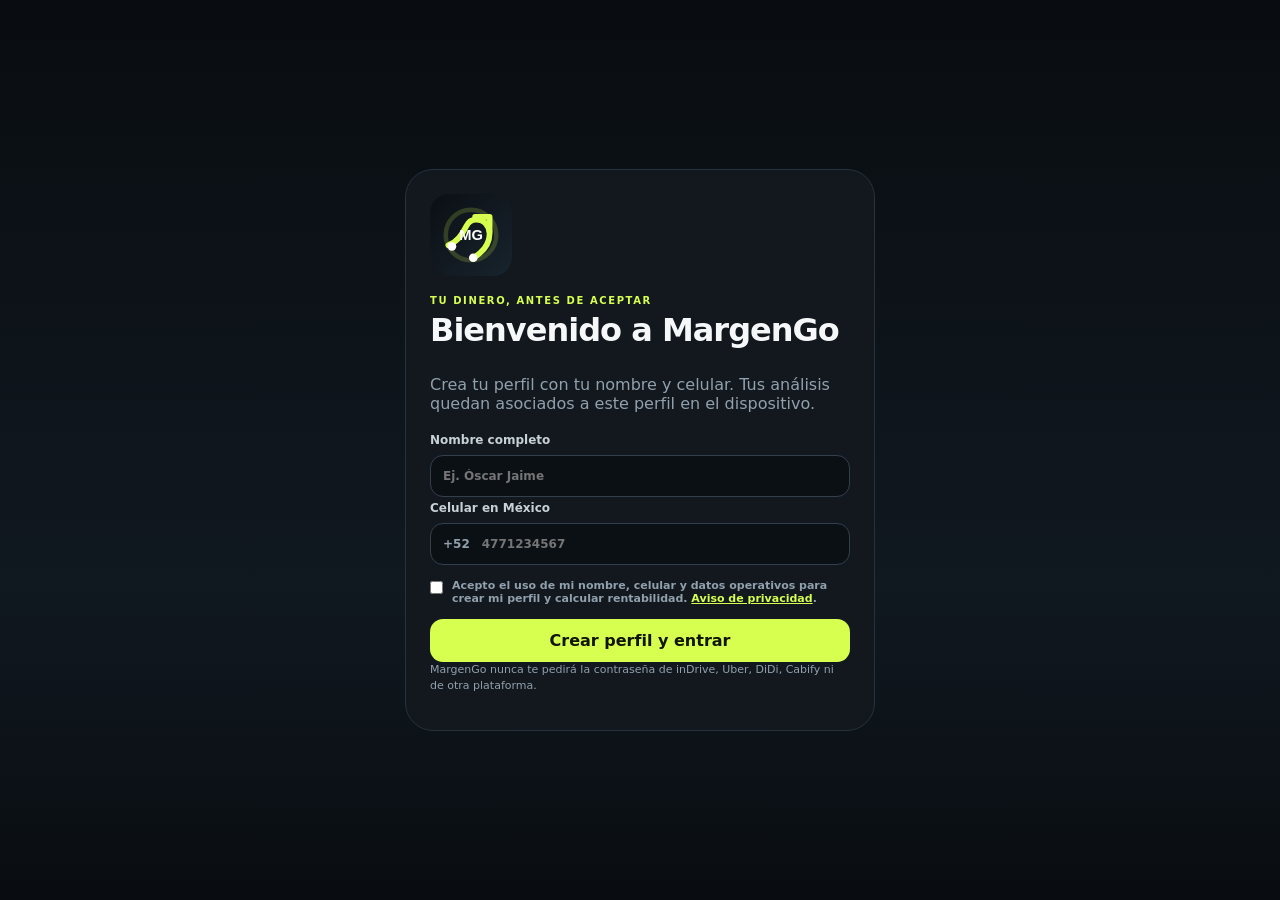
<file: margengo/index.html>
<!doctype html><html lang="es-MX"><head><meta charset="utf-8"><meta name="viewport" content="width=device-width,initial-scale=1,viewport-fit=cover"><meta name="theme-color" content="#0b0f14"><meta name="apple-mobile-web-app-capable" content="yes"><meta name="apple-mobile-web-app-status-bar-style" content="black-translucent"><meta name="apple-mobile-web-app-title" content="MargenGo"><link rel="manifest" href="manifest.webmanifest"><link rel="icon" href="assets/icon.svg" type="image/svg+xml"><link rel="stylesheet" href="style.css"><title>MargenGo — Rentabilidad por viaje</title></head><body><div id="toast" class="success-toast hidden"></div><section id="loginScreen" class="screen"><div class="login-shell"><div class="login-card"><img class="login-logo" src="assets/icon.svg" alt="MargenGo"><div class="eyebrow">TU DINERO, ANTES DE ACEPTAR</div><h1>Bienvenido a MargenGo</h1><p class="muted">Crea tu perfil con tu nombre y celular. Tus análisis quedan asociados a este perfil en el dispositivo.</p><label>Nombre completo<input id="regName" autocomplete="name" placeholder="Ej. Óscar Jaime"></label><br><label>Celular en México<div class="money"><span>+52</span><input id="regPhone" inputmode="numeric" autocomplete="tel" maxlength="10" placeholder="4771234567"></div></label><label class="consent"><input id="regConsent" type="checkbox"><span>Acepto el uso de mi nombre, celular y datos operativos para crear mi perfil y calcular rentabilidad. <a href="privacidad.html" style="color:var(--accent)">Aviso de privacidad</a>.</span></label><button id="createProfile" class="primary full">Crear perfil y entrar</button><p class="install-note">MargenGo nunca te pedirá la contraseña de inDrive, Uber, DiDi, Cabify ni de otra plataforma.</p></div></div></section><section id="appScreen" class="screen"><div class="wrap"><header class="top"><div class="brand"><img src="assets/icon.svg" alt=""><div><small>COPILOTO DE RENTABILIDAD</small><b>MargenGo</b></div></div><button id="installBtn" class="ghost">Instalar</button></header><main><section id="tab-analyze" class="tab"><div class="card hero"><span class="pill">Decide con números, no con corazonadas</span><h1>¿Este viaje sí deja dinero?</h1><p class="kicker">Suma recogida, trayecto y kilómetros muertos. Resta comisión, gasolina y desgaste. Todo en <b>pesos mexicanos (MXN)</b>.</p></div><form id="tripForm" class="card"><div class="eyebrow">NUEVA OFERTA</div><div class="grid two"><label>Plataforma<select id="platform"><option>inDrive</option><option>Uber</option><option>DiDi</option><option>Cabify</option><option>Otra</option></select></label><label>Tarifa bruta<div class="money"><span>$</span><input id="fare" type="number" step="0.01" min="0" placeholder="100"></div></label><label>Km para recoger<input id="pickupKm" type="number" step="0.1" min="0" placeholder="1.3"></label><label>Km con pasajero<input id="tripKm" type="number" step="0.1" min="0" placeholder="12.3"></label><label>Km muertos después<input id="repositionKm" type="number" step="0.1" min="0" value="0"></label><label>Minutos totales<input id="minutes" type="number" step="1" min="1" placeholder="29"></label></div><div class="row" style="margin-top:14px"><button type="submit" class="primary">Analizar viaje</button><button id="loadExample" type="button" class="secondary">Ejemplo real</button></div></form><section id="result" class="card hidden"><div class="result-head"><div><div class="eyebrow">VEREDICTO</div><div id="verdict" class="verdict">—</div></div><div id="score" class="score">0</div></div><p id="reason" class="kicker"></p><div class="metric-grid"><div class="metric"><span>Km reales</span><strong id="mTrueKm">—</strong></div><div class="metric"><span>Neto app</span><strong id="mPayout">—</strong></div><div class="metric"><span>Costo vehículo</span><strong id="mVehicleCost">—</strong></div><div class="metric"><span>Utilidad estimada</span><strong id="mProfit">—</strong></div><div class="metric"><span>Bruto/km</span><strong id="mGrossKm">—</strong></div><div class="metric"><span>Utilidad/hora</span><strong id="mProfitHour">—</strong></div><div class="metric"><span>Km muertos</span><strong id="mDeadhead">—</strong></div><div class="metric"><span>Margen</span><strong id="mMargin">—</strong></div></div><div class="counter"><span class="mini">Contraoferta recomendada</span><strong id="recommendedFare">—</strong><span class="mini">Tarifa aproximada para cumplir tus mínimos configurados.</span></div><div class="row" style="margin-top:12px"><button id="saveTrip" class="primary">Guardar</button><button id="speakTrip" class="secondary">Leer</button></div></section></section><section id="tab-dashboard" class="tab hidden"><div class="card"><div class="eyebrow">PULSO</div><h2>Tu operación real</h2><div id="dashboard" class="metric-grid"></div><div id="coach" class="counter"></div></div></section><section id="tab-history" class="tab hidden"><div class="card"><div class="eyebrow">HISTORIAL</div><div class="row" style="align-items:center"><h2 style="flex:2;margin:0">Tus viajes</h2><button id="exportCsv" class="secondary">Exportar CSV</button></div><div id="historyStats" class="statline" style="margin:13px 0"></div><div id="history" class="list"></div></div></section><section id="tab-settings" class="tab hidden"><div class="card"><div class="profilebox"><div id="avatar" class="avatar">MG</div><div><b id="profileName"></b><small id="profilePhone"></small></div></div></div><form id="settingsForm" class="card"><div class="eyebrow">MI OPERACIÓN</div><h2>Costos y objetivos</h2><div class="grid two"><label>Comisión + impuestos (%)<input id="feePct" type="number" step="0.01"></label><label>Gasolina / litro<div class="money"><span>$</span><input id="fuelPrice" type="number" step="0.01"></div></label><label>Rendimiento km/l<input id="kmPerLiter" type="number" step="0.1"></label><label>Desgaste / km<div class="money"><span>$</span><input id="maintenancePerKm" type="number" step="0.01"></div></label><label>Bruto mínimo / km<div class="money"><span>$</span><input id="minGrossKm" type="number" step="0.1"></div></label><label>Utilidad mínima / hora<div class="money"><span>$</span><input id="minProfitHour" type="number" step="1"></div></label><label>Pickup ideal máximo<input id="maxPickupKm" type="number" step="0.1"></label><label>Pickup rojo desde<input id="redPickupKm" type="number" step="0.1"></label></div><button class="primary full" style="margin-top:14px">Guardar ajustes</button></form><div class="card cloud"><div class="eyebrow">CUENTA Y DATOS</div><p class="kicker">Tus datos se conservan en este dispositivo y puedes exportarlos. La versión está preparada para sincronización central en nube cuando se conecte el backend.</p><div class="row"><button id="exportJson" class="secondary">Exportar respaldo</button><button id="logoutBtn" class="ghost danger">Cerrar sesión</button></div><p class="mini"><a href="privacidad.html" style="color:var(--accent)">Aviso de privacidad</a></p></div></section></main></div><nav class="bottom"><button class="nav active" data-tab="analyze"><span>◎</span>Analizar</button><button class="nav" data-tab="dashboard"><span>◫</span>Pulso</button><button class="nav" data-tab="history"><span>≡</span>Historial</button><button class="nav" data-tab="settings"><span>⚙</span>Ajustes</button></nav></section><script src="app.js"></script></body></html>
</file>
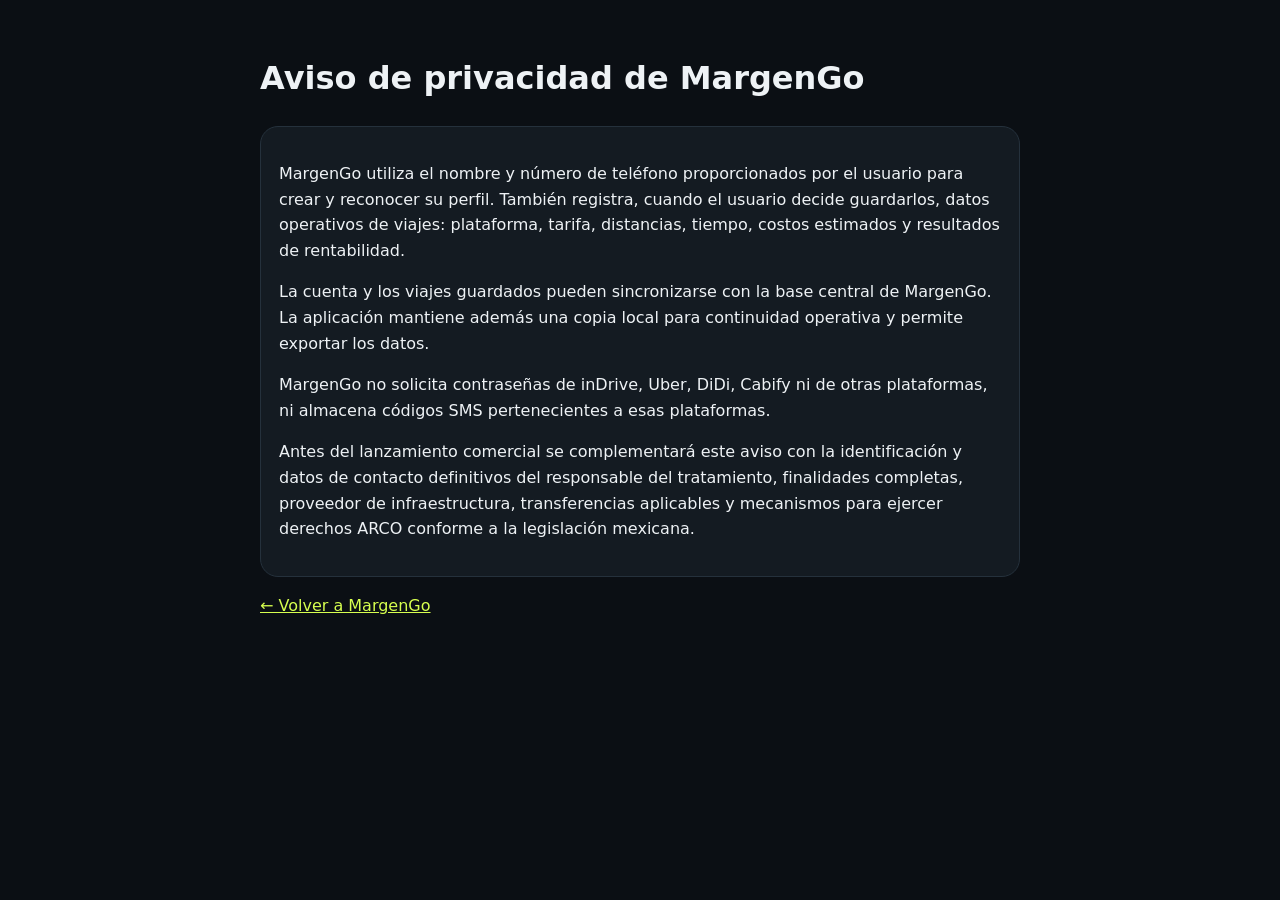
<file: margengo/privacidad.html>
<!doctype html><html lang="es"><head><meta charset="utf-8"><meta name="viewport" content="width=device-width,initial-scale=1"><title>Privacidad — MargenGo</title><style>body{font-family:system-ui;background:#0b0f14;color:#eef2f5;max-width:760px;margin:auto;padding:32px;line-height:1.6}a{color:#d7ff4f}.box{background:#141b22;border:1px solid #25313c;border-radius:18px;padding:18px}</style></head><body><h1>Aviso de privacidad de MargenGo</h1><div class="box"><p>MargenGo utiliza el nombre y número de teléfono proporcionados por el usuario para crear y reconocer su perfil. También registra, cuando el usuario decide guardarlos, datos operativos de viajes: plataforma, tarifa, distancias, tiempo, costos estimados y resultados de rentabilidad.</p><p>La cuenta y los viajes guardados pueden sincronizarse con la base central de MargenGo. La aplicación mantiene además una copia local para continuidad operativa y permite exportar los datos.</p><p>MargenGo no solicita contraseñas de inDrive, Uber, DiDi, Cabify ni de otras plataformas, ni almacena códigos SMS pertenecientes a esas plataformas.</p><p>Antes del lanzamiento comercial se complementará este aviso con la identificación y datos de contacto definitivos del responsable del tratamiento, finalidades completas, proveedor de infraestructura, transferencias aplicables y mecanismos para ejercer derechos ARCO conforme a la legislación mexicana.</p></div><p><a href="./">← Volver a MargenGo</a></p></body></html>
</file>
<file: margengo/style.css>
:root{--bg:#090d11;--card:#12181e;--text:#f5f7f9;--muted:#91a0ad;--line:#26323d;--accent:#d7ff4f;--green:#52e07c;--yellow:#ffd166;--red:#ff6868;--blue:#7fb0ff}*{box-sizing:border-box}html{background:var(--bg)}body{margin:0;background:linear-gradient(180deg,#090d11,#101820 65%,#090d11);color:var(--text);font-family:Inter,system-ui,-apple-system,BlinkMacSystemFont,"Segoe UI",Roboto,Arial,sans-serif;min-height:100vh}button,input,select{font:inherit}.screen{display:none}.screen.active{display:block}.hidden{display:none!important}.wrap{max-width:720px;margin:0 auto;padding:16px 14px 108px}.top{display:flex;align-items:center;justify-content:space-between;padding:4px 2px 16px}.brand{display:flex;gap:11px;align-items:center}.brand img{width:42px;height:42px}.brand b{font-size:24px;letter-spacing:-.6px}.brand small{display:block;color:var(--muted);font-size:10px;letter-spacing:1.4px}.card{background:rgba(18,24,30,.97);border:1px solid var(--line);border-radius:22px;padding:17px;margin-bottom:13px;box-shadow:0 14px 38px rgba(0,0,0,.22)}.hero{padding:22px;background:radial-gradient(circle at 85% 0,rgba(215,255,79,.14),transparent 40%),var(--card)}h1,h2,h3,p{margin-top:0}h1{font-size:32px;line-height:1.08;letter-spacing:-1px}h2{font-size:23px;letter-spacing:-.4px}.muted{color:var(--muted)}.eyebrow{font-size:10px;font-weight:900;letter-spacing:1.6px;color:var(--accent);margin-bottom:7px}.pill{display:inline-flex;border:1px solid rgba(215,255,79,.28);border-radius:999px;padding:6px 9px;font-size:11px;font-weight:800;color:var(--accent);margin-bottom:12px}.grid{display:grid;gap:11px}.two{grid-template-columns:1fr 1fr}label{font-size:12px;color:#c8d1d8;font-weight:700}input,select{width:100%;margin-top:7px;background:#0b1015;color:#fff;border:1px solid #32404d;border-radius:13px;padding:13px 12px;outline:none}input:focus,select:focus{border-color:var(--accent);box-shadow:0 0 0 3px rgba(215,255,79,.08)}.money{display:flex;align-items:center;margin-top:7px;background:#0b1015;border:1px solid #32404d;border-radius:13px;padding-left:12px}.money input{border:0;margin:0;background:transparent}.money span{color:var(--muted)}button{border:0;border-radius:13px;padding:12px 14px;font-weight:900;cursor:pointer}.primary{background:var(--accent);color:#111500}.secondary{background:#26323b;color:#f4f7fa}.ghost{background:transparent;border:1px solid #35424e;color:#dce5ec}.full{width:100%}.row{display:flex;gap:9px}.row>*{flex:1}.metric-grid{display:grid;grid-template-columns:1fr 1fr;gap:9px}.metric{background:#0b1116;border:1px solid #222f3a;border-radius:16px;padding:13px}.metric span{font-size:11px;color:var(--muted);display:block;margin-bottom:5px}.metric strong{font-size:18px}.verdict{font-size:31px;font-weight:950;letter-spacing:-.8px}.score{width:62px;height:62px;border-radius:50%;display:grid;place-items:center;background:#1d2730;border:1px solid #33414e;font-size:21px;font-weight:950}.result-head{display:flex;align-items:center;justify-content:space-between}.counter{margin-top:11px;border:1px solid rgba(127,176,255,.3);background:rgba(127,176,255,.07);border-radius:17px;padding:14px}.counter strong{font-size:27px;display:block;color:#dce9ff}.list{display:grid;gap:8px}.item{background:#0b1116;border:1px solid #222f3a;border-radius:15px;padding:12px}.item-top{display:flex;justify-content:space-between;gap:8px}.badge{border-radius:999px;padding:4px 8px;font-size:10px;font-weight:900}.green{color:var(--green);background:rgba(82,224,124,.11)}.yellow{color:var(--yellow);background:rgba(255,209,102,.11)}.red{color:var(--red);background:rgba(255,104,104,.11)}.bottom{position:fixed;bottom:0;left:50%;transform:translateX(-50%);width:min(720px,100%);display:grid;grid-template-columns:repeat(4,1fr);background:rgba(8,12,15,.97);backdrop-filter:blur(12px);border-top:1px solid var(--line);padding:8px 7px calc(8px + env(safe-area-inset-bottom));z-index:5}.nav{background:transparent;color:#84919c;font-size:10px;padding:7px 2px}.nav span{display:block;font-size:19px}.nav.active{color:var(--accent)}.login-shell{min-height:100vh;display:grid;place-items:center;padding:24px}.login-card{width:min(470px,100%);background:var(--card);border:1px solid var(--line);border-radius:28px;padding:24px}.login-logo{width:82px;height:82px;margin-bottom:15px}.consent{display:flex;gap:9px;align-items:flex-start;font-size:11px;color:var(--muted);margin:14px 0}.consent input{width:auto;margin:2px 0 0}.profilebox{display:flex;align-items:center;gap:12px}.avatar{width:46px;height:46px;border-radius:50%;display:grid;place-items:center;background:var(--accent);color:#121600;font-weight:950}.profilebox small{color:var(--muted)}.statline{display:grid;grid-template-columns:repeat(3,1fr);gap:8px}.statline>div{text-align:center;background:#0b1116;border:1px solid #222f3a;border-radius:14px;padding:10px}.statline b{display:block;font-size:17px}.statline span{font-size:9px;color:var(--muted)}.install-note,.mini{font-size:11px;line-height:1.5;color:var(--muted)}.cloud{border-left:3px solid var(--blue)}.danger{color:#ff9696}.kicker{font-size:12px;line-height:1.55;color:#bac5ce}.success-toast{position:fixed;top:16px;left:50%;transform:translateX(-50%);background:#17251b;color:#cffff0;border:1px solid #2f6440;border-radius:999px;padding:9px 14px;font-size:12px;z-index:50;box-shadow:0 10px 30px rgba(0,0,0,.3)}@media(max-width:520px){.two{grid-template-columns:1fr}.card{border-radius:19px;padding:15px}.metric-grid{grid-template-columns:1fr 1fr}.hero{padding:18px}h1{font-size:29px}}
</file>
